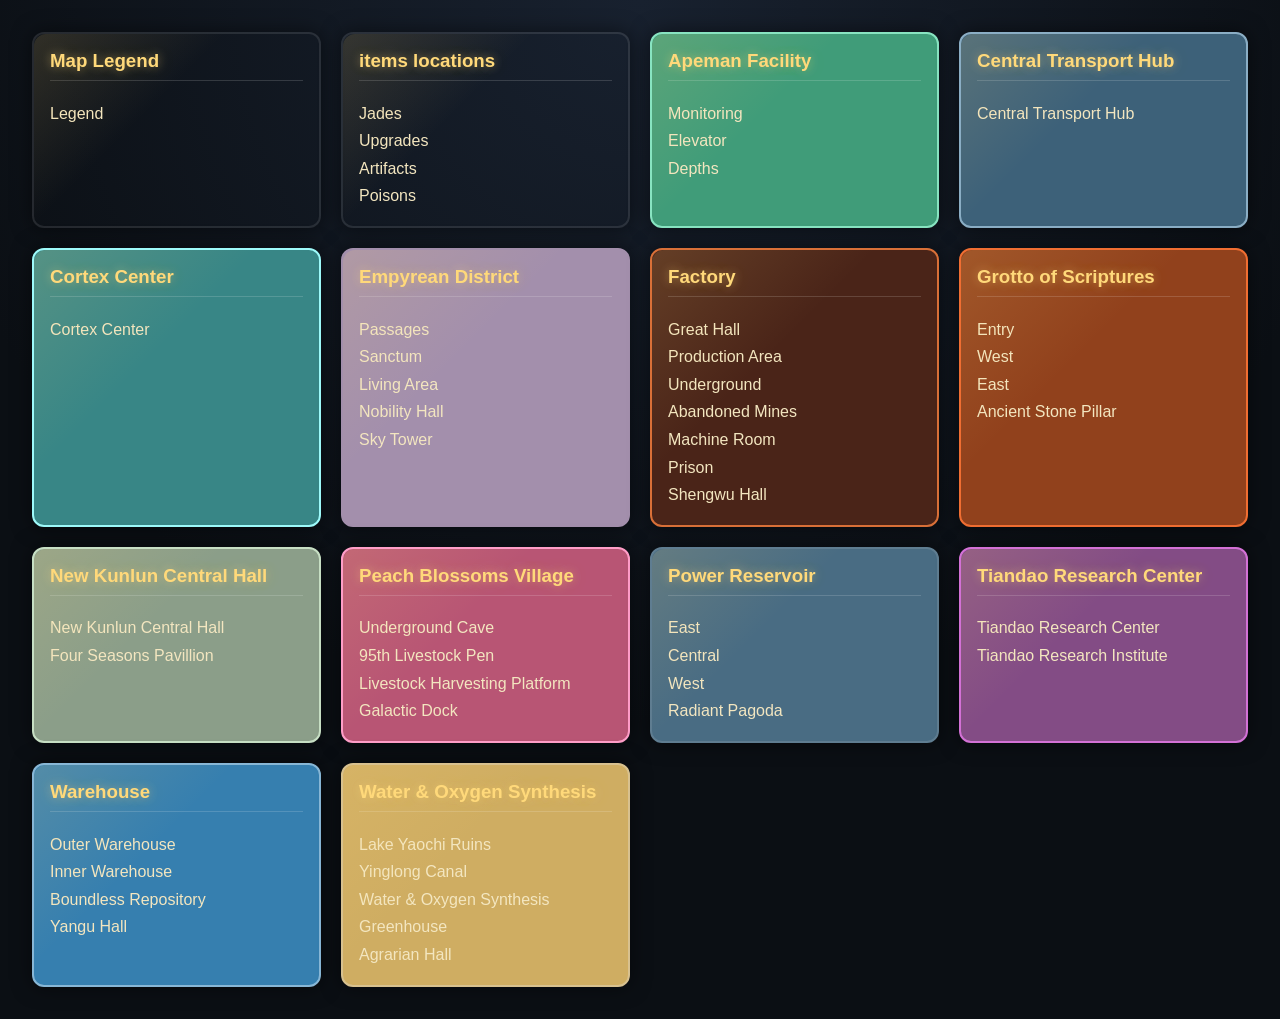
<file: index.html>
<!DOCTYPE html>
<html lang="en">
<head>
  <meta charset="UTF-8">
  <meta name="viewport" content="width=device-width, initial-scale=1.0">
  <meta http-equiv="X-UA-Compatible" content="ie=edge">
  <title>9 sols map</title>
  <link rel="stylesheet" href="style.css">
</head>

<body>
  <div>
    <h3>Map Legend</h3>
    <li><a href="Map/map legend.PNG">Legend</a></li>
  </div>

  <div>
    <h3>items locations</h3>
    <ul>
      <li><a href="jades.html">Jades</a></li>
      <li><a href="upgrades.html">Upgrades</a></li>
      <li><a href="artifacts.html">Artifacts</a></li>
      <li><a href="poisons.html">Poisons</a></li>
    </ul>
  </div>

  <div class="apeman-facility">
    <h3>Apeman Facility</h3>
    <li><a href="Map/apeman facility monitoring.PNG">Monitoring</a></li>
    <li><a href="Map/apeman facility elevator.PNG">Elevator</a></li>
    <li><a href="Map/apeman facility depths.PNG">Depths</a></li>
  </div>

  <div class="central-transport-hub">
    <h3>Central Transport Hub</h3>
    <li><a href="Map/central transport hub.PNG">Central Transport Hub</a></li>
  </div>

  <div class="cortex-center">
    <h3>Cortex Center</h3>
    <li><a href="Map/cortex center.PNG">Cortex Center</a></li>
  </div>

  <div class="empyrean-district">
    <h3>Empyrean District</h3>
    <li><a href="Map/empyrean/passages.PNG">Passages</a></li>
    <li><a href="Map/empyrean/sanctum.PNG">Sanctum</a></li>
    <li><a href="Map/empyrean/living area.PNG">Living Area</a></li>
    <li><a href="Map/empyrean/nobility hall.PNG">Nobility Hall</a></li>
    <li><a href="Map/empyrean/sky tower.PNG">Sky Tower</a></li>
  </div>

  <div class="factory">
    <h3>Factory</h3>
    <li><a href="Map/Factory/greathall.PNG">Great Hall</a></li>
    <li><a href="Map/Factory/production area.PNG">Production Area</a></li>
    <li><a href="Map/Factory/underground.PNG">Underground</a></li>
    <li><a href="Map/Factory/abandoned mines.PNG">Abandoned Mines</a></li>
    <li><a href="Map/Factory/machine room.PNG">Machine Room</a></li>
    <li><a href="Map/Factory/prison.PNG">Prison</a></li>
    <li><a href="Map/Factory/shengwu hall.PNG">Shengwu Hall</a></li>
  </div>

  <div class="grotto-scriptures">
    <h3>Grotto of Scriptures</h3>
    <li><a href="Map/grotto of scriptures/entry.PNG">Entry</a></li>
    <li><a href="Map/grotto of scriptures/west.PNG">West</a></li>
    <li><a href="Map/grotto of scriptures/east.PNG">East</a></li>
    <li><a href="Map/grotto of scriptures/acient stone pillar.PNG">Ancient Stone Pillar</a></li>
  </div>

  <div class="new-kunlun-central-hall">
    <h3>New Kunlun Central Hall</h3>
    <li><a href="Map/new kunlun central hall.PNG">New Kunlun Central Hall</a></li>
    <li><a href="Map/four seasons pavillion.PNG">Four Seasons Pavillion</a></li>
  </div>

  <div class="peach-blossoms">
    <h3>Peach Blossoms Village</h3>
    <li><a href="Map/peach blossoms village/underground cave.PNG">Underground Cave</a></li>
    <li><a href="Map/peach blossoms village/95th livestock pen.PNG">95th Livestock Pen</a></li>
    <li><a href="Map/peach blossoms village/livestock harvesting platform.PNG">Livestock Harvesting Platform</a></li>
    <li><a href="Map/peach blossoms village/galactic dock.PNG">Galactic Dock</a></li>
  </div>

  <div class="power-reservoir">
    <h3>Power Reservoir</h3>
    <li><a href="Map/power reservoir/east.PNG">East</a></li>
    <li><a href="Map/power reservoir/central.PNG">Central</a></li>
    <li><a href="Map/power reservoir/west.PNG">West</a></li>
    <li><a href="Map/power reservoir/radian pagoda.PNG">Radiant Pagoda</a></li>
  </div>

  <div class="tiandao-research">
    <h3>Tiandao Research Center</h3>
    <li><a href="Map/tiandao/research center.PNG">Tiandao Research Center</a></li>
    <li><a href="Map/tiandao/research institute.PNG">Tiandao Research Institute</a></li>
  </div>

  <div class="warehouse">
    <h3>Warehouse</h3>
    <li><a href="Map/Warehouse/Outer Warehouse.PNG">Outer Warehouse</a></li>
    <li><a href="Map/Warehouse/inner warehouse.PNG">Inner Warehouse</a></li>
    <li><a href="Map/Warehouse/Boundless Repository.PNG">Boundless Repository</a></li>
    <li><a href="Map/Warehouse/Yangu Hall.PNG">Yangu Hall</a></li>
  </div>

  <div class="water-oxygen">
    <h3>Water & Oxygen Synthesis</h3>
    <li><a href="Map/oxygen/lake yaochi ruins.PNG">Lake Yaochi Ruins</a></li>
    <li><a href="Map/oxygen/yinglong canal.PNG">Yinglong Canal</a></li>
    <li><a href="Map/oxygen/water and oxygen synthesis.PNG">Water & Oxygen Synthesis</a></li>
    <li><a href="Map/oxygen/greenhouse.PNG">Greenhouse</a></li>
    <li><a href="Map/oxygen/agrarian hall.PNG">Agrarian Hall</a></li>
  </div>

</body>
</html>
</file>
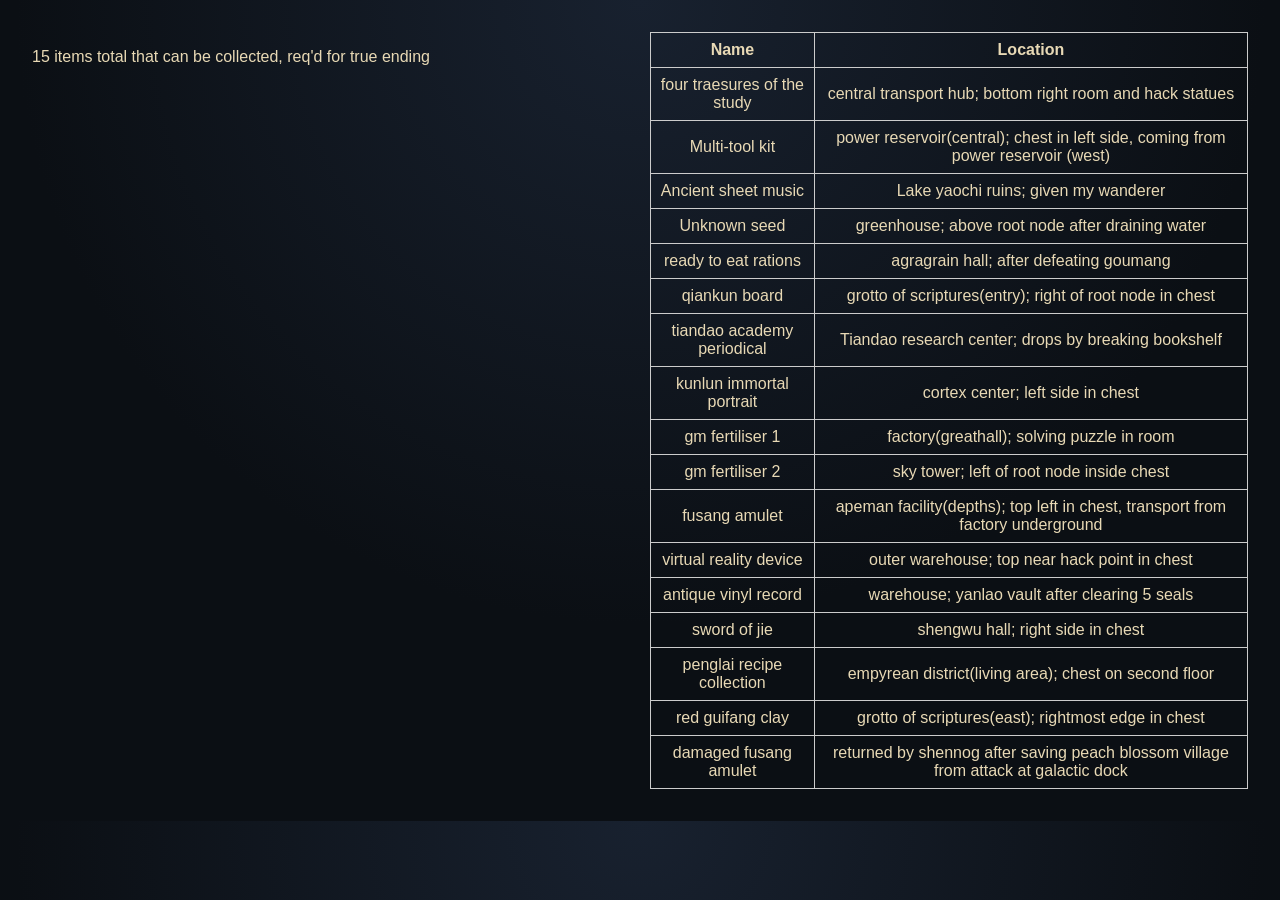
<file: artifacts.html>
<!DOCTYPE html>
<html lang="en">
<head>
    <meta charset="UTF-8">
    <meta name="viewport" content="width=device-width, initial-scale=1.0">
    <title>artifact locations</title>
    <link rel="stylesheet" href="style.css">
</head>
<body>
    <p>15 items total that can be collected, req'd for true ending</p>
    <table>
        <tr>
            <th>Name</th>
            <th>Location</th>
        </tr>

        <tr>
            <td>four traesures of the study</td>
            <td>central transport hub; bottom right room and hack statues</td>
        </tr>

        <tr>
            <td>Multi-tool kit</td>
            <td>power reservoir(central); chest in left side, coming from power reservoir (west) </td>
        </tr>

        <tr>
            <td>Ancient sheet music</td>
            <td>Lake yaochi ruins; given my wanderer</td>
        </tr>

        <tr>
            <td>Unknown seed</td>
            <td>greenhouse; above root node after draining water</td>
        </tr>

        <tr>
            <td>ready to eat rations</td>
            <td>agragrain hall; after defeating goumang</td>
        </tr>

        <tr>
            <td>qiankun board</td>
            <td>grotto of scriptures(entry); right of root node in chest</td>
        </tr>

        <tr>
            <td>tiandao academy periodical</td>
            <td>Tiandao research center; drops by breaking bookshelf</td>
        </tr>

        <tr>
            <td>kunlun immortal portrait</td>
            <td>cortex center; left side in chest</td>
        </tr>

        <tr>
            <td>gm fertiliser 1</td>
            <td>factory(greathall); solving puzzle in room</td>
        </tr>

        <tr>
            <td>gm fertiliser 2</td>
            <td>sky tower; left of root node inside chest</td>
        </tr>

        <tr>
            <td>fusang amulet</td>
            <td>apeman facility(depths); top left in chest, transport from factory underground</td>
        </tr>

        <tr>
            <td>virtual reality device</td>
            <td>outer warehouse; top near hack point in chest</td>
        </tr>

        <tr>
            <td>antique vinyl record</td>
            <td>warehouse; yanlao vault after clearing 5 seals</td>
        </tr>

        <tr>
            <td>sword of jie</td>
            <td>shengwu hall; right side in chest</td>
        </tr>

        <tr>
            <td>penglai recipe collection</td>
            <td>empyrean district(living area); chest on second floor </td>
        </tr>

        <tr>
            <td>red guifang clay</td>
            <td>grotto of scriptures(east); rightmost edge in chest</td>
        </tr>

        <tr>
            <td>damaged fusang amulet</td>
            <td>returned by shennog after saving peach blossom village from attack at galactic dock</td>
        </tr>
    </table>
</body>
</html>
</file>
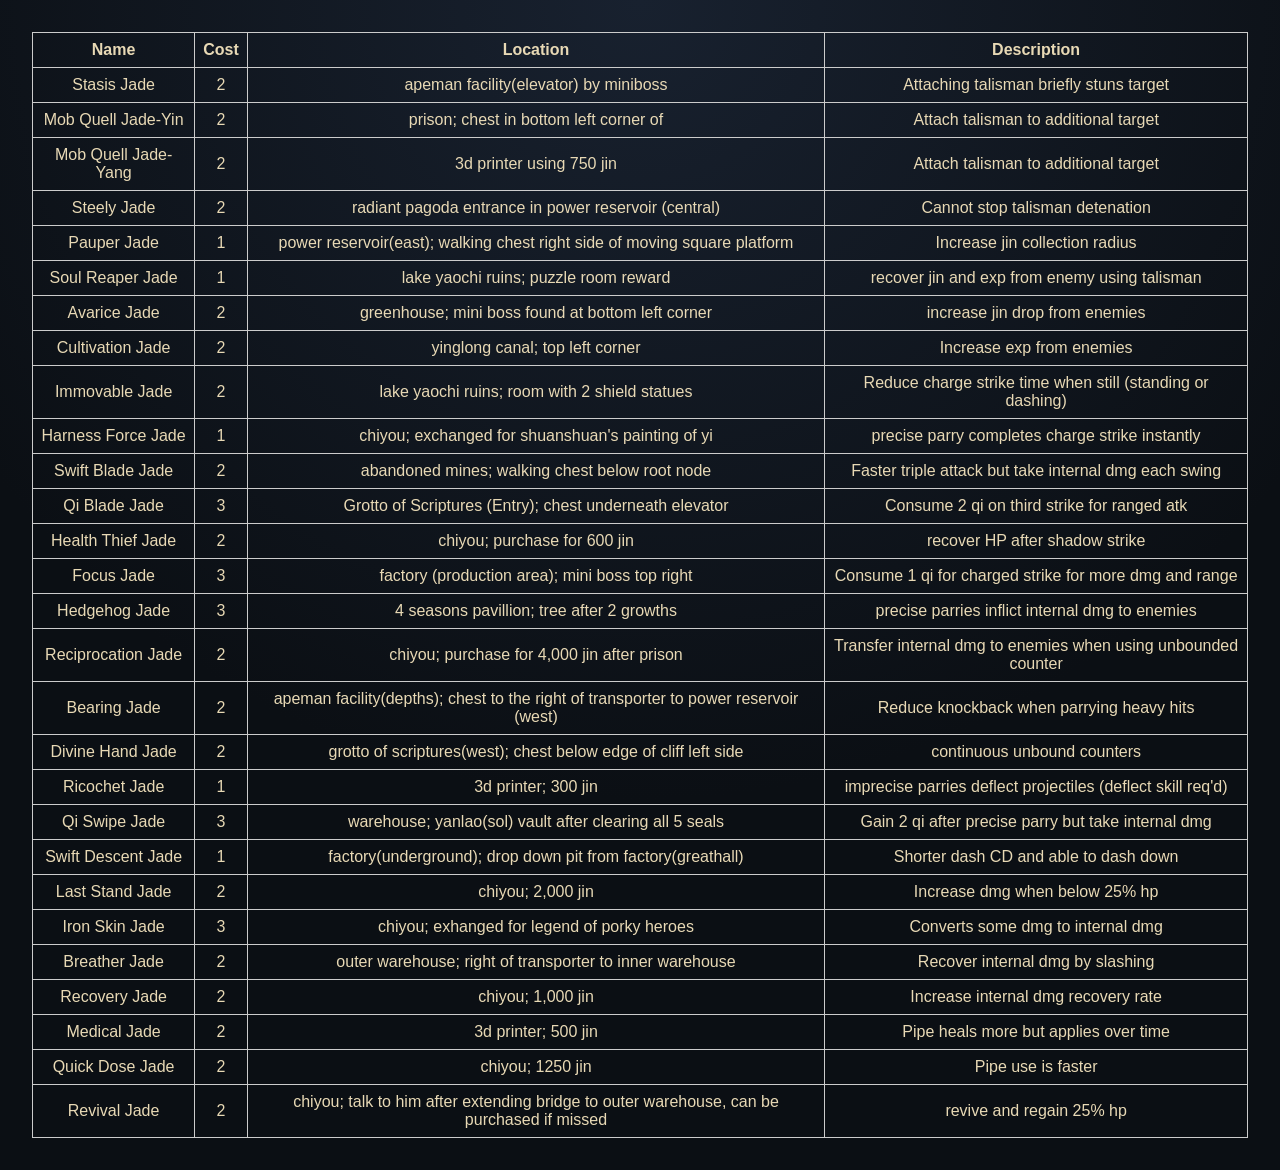
<file: jades.html>
<!DOCTYPE html>
<html lang="en">
<head>
    <meta charset="UTF-8">
    <meta name="viewport" content="width=device-width, initial-scale=1.0">
    <title>Jades locations</title>
    <link rel="stylesheet" href="style.css">
</head>
<body>
    <table>
        <tr>
            <th>Name</th>
            <th>Cost</th>
            <th>Location</th>
            <th>Description</th>
        </tr>

        <tr>
            <td>Stasis Jade</td>
            <td>2</td>
            <td>apeman facility(elevator) by miniboss</td>
            <td>Attaching talisman briefly stuns target</td>
        </tr>

        <tr>
            <td>Mob Quell Jade-Yin</td>
            <td>2</td>
            <td>prison; chest in bottom left corner of </td>
            <td>Attach talisman to additional target</td>
        </tr>

        <tr>
            <td>Mob Quell Jade-Yang</td>
            <td>2</td>
            <td>3d printer using 750 jin</td>
            <td>Attach talisman to additional target</td>
        </tr>

        <tr>
            <td>Steely Jade</td>
            <td>2</td>
            <td>radiant pagoda entrance in power reservoir (central)</td>
            <td>Cannot stop talisman detenation</td>
        </tr>

        <tr>
            <td>Pauper Jade</td>
            <td>1</td>
            <td>power reservoir(east); walking chest right side of moving square platform</td>
            <td>Increase jin collection radius</td>
        </tr>

        <tr>
            <td>Soul Reaper Jade</td>
            <td>1</td>
            <td>lake yaochi ruins; puzzle room reward</td>
            <td>recover jin and exp from enemy using talisman</td>
        </tr>

        <tr>
            <td>Avarice Jade</td>
            <td>2</td>
            <td>greenhouse; mini boss found at bottom left corner</td>
            <td>increase jin drop from enemies</td>
        </tr>

        <tr>
            <td>Cultivation Jade</td>
            <td>2</td>
            <td>yinglong canal; top left corner</td>
            <td>Increase exp from enemies</td>
        </tr>

        <tr>
            <td>Immovable Jade</td>
            <td>2</td>
            <td>lake yaochi ruins; room with 2 shield statues</td>
            <td>Reduce charge strike time when still (standing or dashing)</td>
        </tr>

        <tr>
            <td>Harness Force Jade</td>
            <td>1</td>
            <td>chiyou; exchanged for shuanshuan's painting of yi</td>
            <td>precise parry completes charge strike instantly</td>
        </tr>

        <tr>
            <td>Swift Blade Jade</td>
            <td>2</td>
            <td>abandoned mines; walking chest below root node</td>
            <td>Faster triple attack but take internal dmg each swing</td>
        </tr>

        <tr>
            <td>Qi Blade Jade</td>
            <td>3</td>
            <td>Grotto of Scriptures (Entry); chest underneath elevator</td>
            <td>Consume 2 qi on third strike for ranged atk</td>
        </tr>

        <tr>
            <td>Health Thief Jade</td>
            <td>2</td>
            <td>chiyou; purchase for 600 jin</td>
            <td>recover HP after shadow strike</td>
        </tr>

        <tr>
            <td>Focus Jade</td>
            <td>3</td>
            <td>factory (production area); mini boss top right</td>
            <td>Consume 1 qi for charged strike for more dmg and range</td>
        </tr>

        <tr>
            <td>Hedgehog Jade</td>
            <td>3</td>
            <td>4 seasons pavillion; tree after 2 growths</td>
            <td>precise parries inflict internal dmg to enemies</td>
        </tr>

        <tr>
            <td>Reciprocation Jade</td>
            <td>2</td>
            <td>chiyou; purchase for 4,000 jin after prison</td>
            <td>Transfer internal dmg to enemies when using unbounded counter</td>
        </tr>

        <tr>
            <td>Bearing Jade</td>
            <td>2</td>
            <td>apeman facility(depths); chest to the right of transporter to power reservoir (west)</td>
            <td>Reduce knockback when parrying heavy hits</td>
        </tr>

        <tr>
            <td>Divine Hand Jade</td>
            <td>2</td>
            <td>grotto of scriptures(west); chest below edge of cliff left side</td>
            <td>continuous unbound counters</td>
        </tr>

        <tr>
            <td>Ricochet Jade</td>
            <td>1</td>
            <td>3d printer; 300 jin</td>
            <td>imprecise parries deflect projectiles (deflect skill req'd)</td>
        </tr>

        <tr>
            <td>Qi Swipe Jade</td>
            <td>3</td>
            <td>warehouse; yanlao(sol) vault after clearing all 5 seals</td>
            <td>Gain 2 qi after precise parry but take internal dmg</td>
        </tr>

        <tr>
            <td>Swift Descent Jade</td>
            <td>1</td>
            <td>factory(underground); drop down pit from factory(greathall) </td>
            <td>Shorter dash CD and able to dash down</td>
        </tr>

        <tr>
            <td>Last Stand Jade</td>
            <td>2</td>
            <td>chiyou; 2,000 jin</td>
            <td>Increase dmg when below 25% hp</td>
        </tr>

        <tr>
            <td>Iron Skin Jade</td>
            <td>3</td>
            <td>chiyou; exhanged for legend of porky heroes</td>
            <td>Converts some dmg to internal dmg</td>
        </tr>

        <tr>
            <td>Breather Jade</td>
            <td>2</td>
            <td>outer warehouse; right of transporter to inner warehouse</td>
            <td>Recover internal dmg by slashing</td>
        </tr>

        <tr>
            <td>Recovery Jade</td>
            <td>2</td>
            <td>chiyou; 1,000 jin</td>
            <td>Increase internal dmg recovery rate</td>
        </tr>

        <tr>
            <td>Medical Jade</td>
            <td>2</td>
            <td>3d printer; 500 jin</td>
            <td>Pipe heals more but applies over time</td>
        </tr>

        <tr>
            <td>Quick Dose Jade</td>
            <td>2</td>
            <td>chiyou; 1250 jin</td>
            <td>Pipe use is faster</td>
        </tr>

        <tr>
            <td>Revival Jade</td>
            <td>2</td>
            <td>chiyou; talk to him after extending bridge to outer warehouse, can be purchased if missed</td>
            <td>revive and regain 25% hp</td>
        </tr>

    </table>
</body>
</html>
</file>
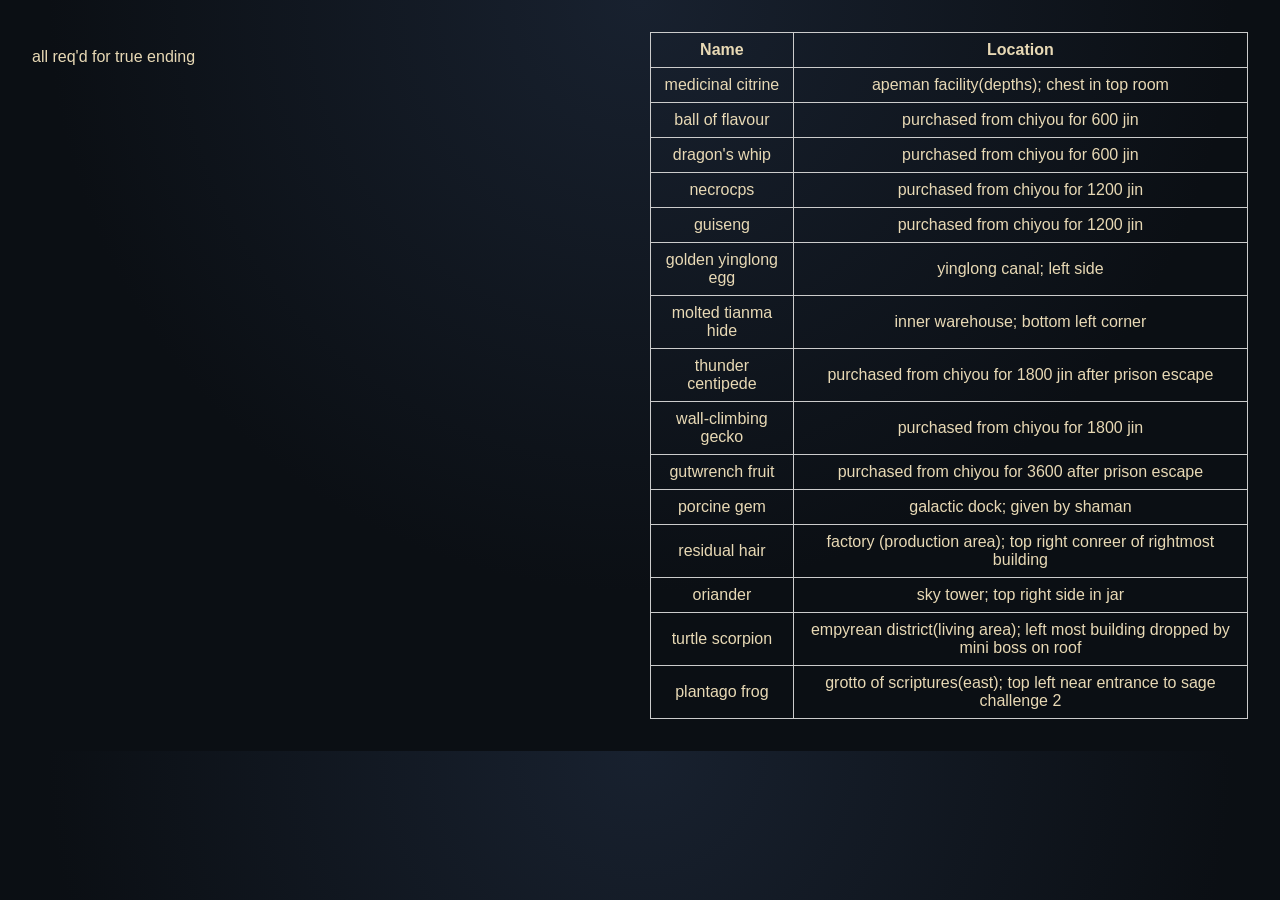
<file: poisons.html>
<!DOCTYPE html>
<html lang="en">
<head>
    <meta charset="UTF-8">
    <meta name="viewport" content="width=device-width, initial-scale=1.0">
    <title>Poisons locations</title>
    <link rel="stylesheet" href="style.css">
</head>
<body>
    <p>all req'd for true ending</p>
    <table>
        <tr>
            <th>Name</th>
            <th>Location</th>
        </tr>

        <tr>
            <td>medicinal citrine</td>
            <td>apeman facility(depths); chest in top room</td>
        </tr>

        <tr>
            <td>ball of flavour</td>
            <td>purchased from chiyou for 600 jin</td>
        </tr>

        <tr>
            <td>dragon's whip</td>
            <td>purchased from chiyou for 600 jin</td>
        </tr>

        <tr>
            <td>necrocps</td>
            <td>purchased from chiyou for 1200 jin</td>
        </tr>

        <tr>
            <td>guiseng</td>
            <td>purchased from chiyou for 1200 jin</td>
        </tr>

        <tr>
            <td>golden yinglong egg</td>
            <td>yinglong canal; left side</td>
        </tr>

        <tr>
            <td>molted tianma hide</td>
            <td>inner warehouse; bottom left corner</td>
        </tr>

        <tr>
            <td>thunder centipede</td>
            <td>purchased from chiyou for 1800 jin after prison escape</td>
        </tr>

        <tr>
            <td>wall-climbing gecko</td>
            <td>purchased from chiyou for 1800 jin</td>
        </tr>

        <tr>
            <td>gutwrench fruit</td>
            <td>purchased from chiyou for 3600 after prison escape</td>
        </tr>

        <tr>
            <td>porcine gem</td>
            <td>galactic dock; given by shaman</td>
        </tr>

        <tr>
            <td>residual hair</td>
            <td>factory (production area); top right conreer of rightmost building</td>
        </tr>

        <tr>
            <td>oriander</td>
            <td>sky tower; top right side in jar</td>
        </tr>

        <tr>
            <td>turtle scorpion</td>
            <td>empyrean district(living area); left most building dropped by mini boss on roof</td>
        </tr>

        <tr>
            <td>plantago frog</td>
            <td>grotto of scriptures(east); top left near entrance to sage challenge 2</td>
        </tr>
    </table>
</body>
</html>
</file>
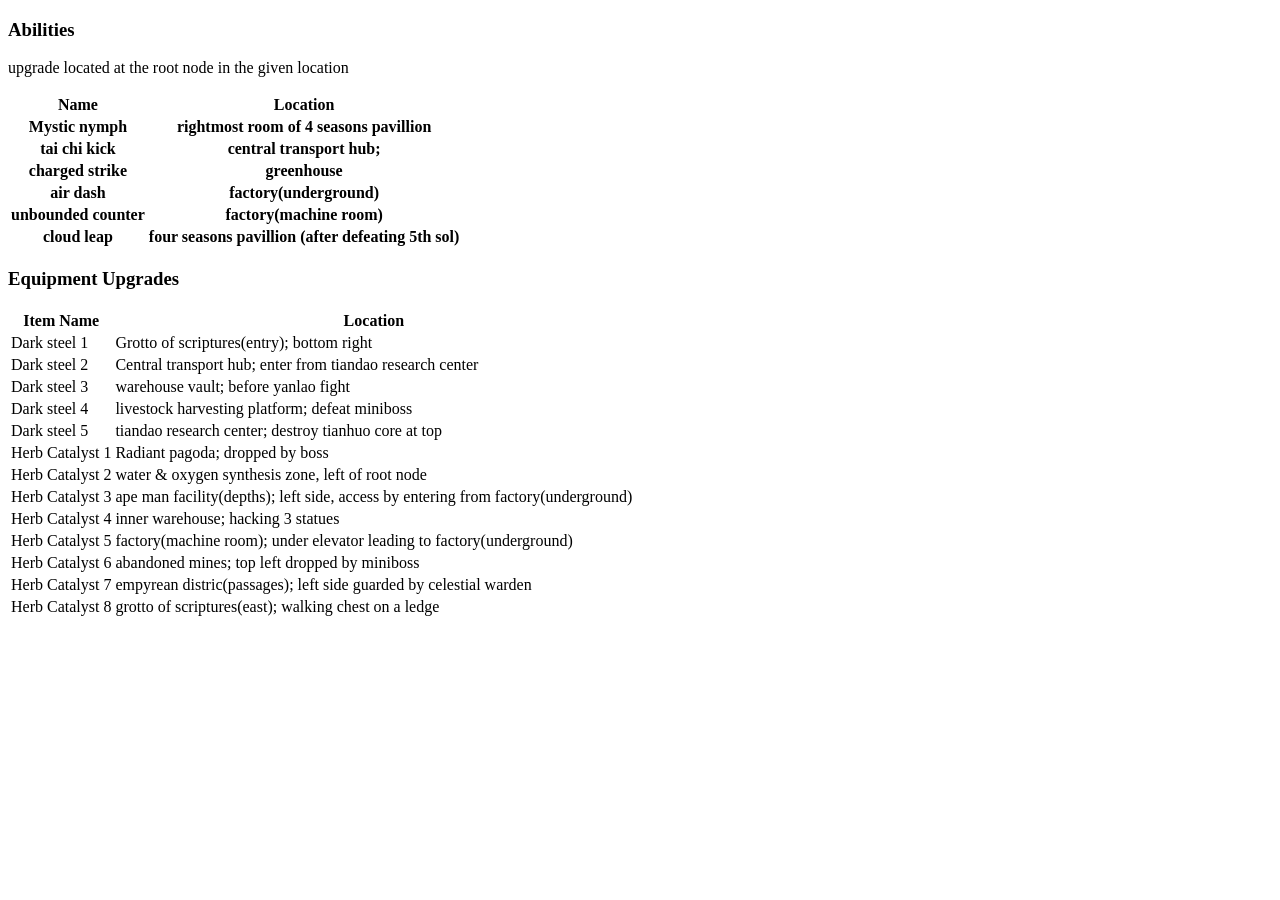
<file: upgrades.html>
<!DOCTYPE html>
<html lang="en">
<head>
    <meta charset="UTF-8">
    <meta name="viewport" content="width=device-width, initial-scale=1.0">
    <title>gained abilities locations</title>
</head>
<body>
    <h3>Abilities</h3>
    <p>upgrade located at the root node in the given location</p>
    <table>
        <tr>
            <th>Name</th>
            <th>Location</th>
        </tr>

        <tr>
            <th>Mystic nymph</th>
            <th>rightmost room of 4 seasons pavillion</th>
        </tr>

        <tr>
            <th>tai chi kick</th>
            <th>central transport hub; </th>
        </tr>

        <tr>
            <th>charged strike</th>
            <th>greenhouse</th>
        </tr>

        <tr>
            <th>air dash</th>
            <th>factory(underground)</th>
        </tr>

        <tr>
            <th>unbounded counter</th>
            <th>factory(machine room)</th>
        </tr>

        <tr>
            <th>cloud leap</th>
            <th>four seasons pavillion (after defeating 5th sol)</th>
        </tr>
    </table>

    <h3>Equipment Upgrades</h3>
    <table>
        <tr>
            <th>Item Name</th>
            <th>Location</th>
        </tr>

        <tr>
            <td>Dark steel 1</td>
            <td>Grotto of scriptures(entry); bottom right</td>
        </tr>

        <tr>
            <td>Dark steel 2</td>
            <td>Central transport hub; enter from tiandao research center</td>
        </tr>

        <tr>
            <td>Dark steel 3</td>
            <td>warehouse vault; before yanlao fight</td>
        </tr>

        <tr>
            <td>Dark steel 4</td>
            <td>livestock harvesting platform; defeat miniboss</td>
        </tr>

        <tr>
            <td>Dark steel 5</td>
            <td>tiandao research center; destroy tianhuo core at top</td>
        </tr>

        <tr>
            <td>Herb Catalyst 1</td>
            <td>Radiant pagoda; dropped by boss</td>
        </tr>

        <tr>
            <td>Herb Catalyst 2</td>
            <td>water & oxygen synthesis zone, left of root node</td>
        </tr>

        <tr>
            <td>Herb Catalyst 3</td>
            <td>ape man facility(depths); left side, access by entering from factory(underground)</td>
        </tr>

        <tr>
            <td>Herb Catalyst 4</td>
            <td>inner warehouse; hacking 3 statues</td>
        </tr>

        <tr>
            <td>Herb Catalyst 5</td>
            <td>factory(machine room); under elevator leading to factory(underground)</td>
        </tr>

        <tr>
            <td>Herb Catalyst 6</td>
            <td>abandoned mines; top left dropped by miniboss</td>
        </tr>

        <tr>
            <td>Herb Catalyst 7</td>
            <td>empyrean distric(passages); left side guarded by celestial warden</td>
        </tr>

        <tr>
            <td>Herb Catalyst 8</td>
            <td>grotto of scriptures(east); walking chest on a ledge</td>
        </tr>

      
    </table>
</body>
</html>
</file>
<file: style.css>
/* Nine Sols Theme */

body {
    background: #0b0f14;
    color: #e8d9b5;
    font-family: "Segoe UI", sans-serif;
    margin: 0;
    padding: 2rem;

    display: grid;
    grid-template-columns: repeat(auto-fit, minmax(280px, 1fr));
    gap: 20px;

    background-image:
        radial-gradient(circle at top, #18212f 0%, #0b0f14 60%);
}

/* Base Card */

div {
    padding: 1rem;
    border-radius: 12px;
    border: 2px solid rgba(255,255,255,.1);
    box-shadow: 0 0 20px rgba(0,0,0,.5);
    transition: 0.3s;
}

div:hover {
    transform: translateY(-5px);
    box-shadow: 0 0 25px rgba(255,215,100,.25);
}

h3 {
    margin-top: 0;
    border-bottom: 1px solid rgba(255,255,255,.15);
    padding-bottom: .5rem;
    color: #ffd97a;
}

ul,
li {
    list-style: none;
    margin: 0;
    padding: 0;
}

table {
    width: 100%;
    border-collapse: collapse;
}

th,
td {
    border: 1px solid #ccc;
    padding: 8px;
    text-align: center;
}

a {
    color: #f3e6c0;
    text-decoration: none;
    display: block;
    padding: .3rem 0;
}

a:hover {
    color: #ffd97a;
}

/* Apeman Facility */
.apeman-facility {
    background: #409c79;
    border-color: #88e4c1;
}

/* Central Transport Hub */
.central-transport-hub {
    background: #3d6179;
    border-color: #8baec5;
}

/* New Kunlun Central Hall */
.new-kunlun-central-hall {
    background: #8b9e89;
    border-color: #c7dfc4;
}

/* Power Reservoir */
.power-reservoir {
    background: #496c83;
    border-color: #5f7d91;
}

/* Cortex Center */
.cortex-center {
    background: #388686;
    border-color: #9efafa;
}

/* Factory */
.factory {
    background: #4a2418;
    border-color: #d97038;
}

/* Warehouse */
.warehouse {
    background: #367faf;
    border-color: #88b7d6;
}

/* Grotto of Scriptures */
.grotto-scriptures {
    background: #91411c;
    border-color: #f06e32;
}

/* Empyrean District */
.empyrean-district {
    background: #a38fac;
    border-color: #a38fac;
}

/* Water & Oxygen Synthesis */
.water-oxygen {
    background: #cfad62;
    border-color: #d8c18f;
}

/* Tiandao Research Center */
.tiandao-research {
    background: #834c85;
    border-color: #d371d6;
}

/* Peach Blossoms Village */
.peach-blossoms {
    background: #b85574;
    border-color: #ff9ec8;
}

div {
    position: relative;
    overflow: visible;
}

div::before {
    content: "";
    position: absolute;
    inset: 0;
    border-radius: 12px;

    background:
        linear-gradient(
            135deg,
            rgba(255,215,122,.15),
            transparent 40%
        );

    pointer-events: none;
}

h3 {
    text-shadow:
        0 0 10px rgba(255,215,122,.4),
        0 0 20px rgba(255,215,122,.2);
}
</file>
